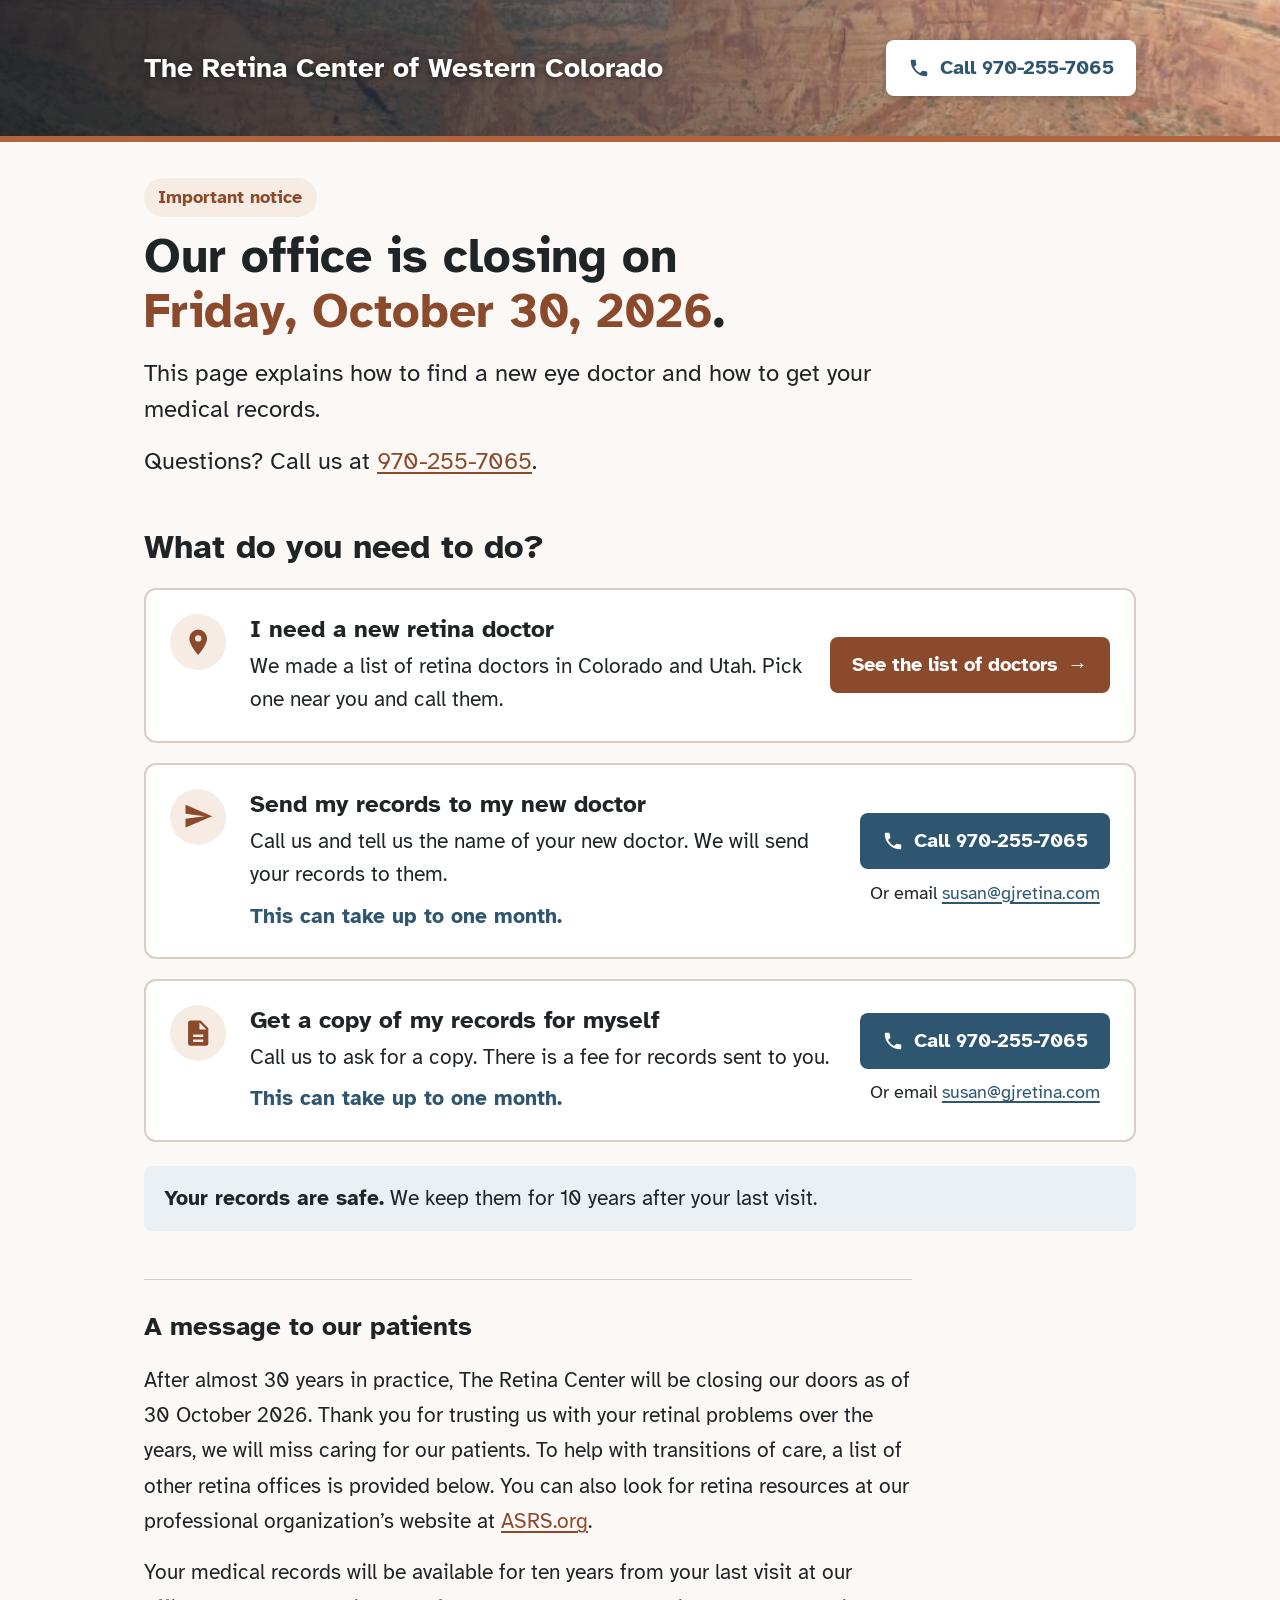
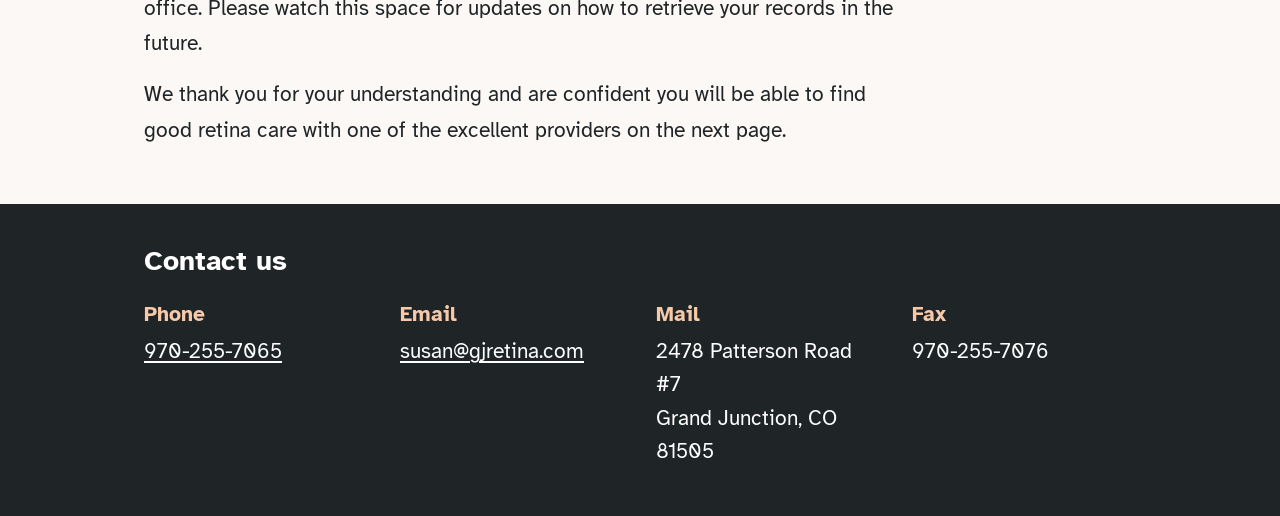
<file: index.html>
<!DOCTYPE html>
<html lang="en">
<head>
<meta charset="utf-8">
<meta name="viewport" content="width=device-width, initial-scale=1">
<title>The Retina Center of Western Colorado</title>
<meta name="description" content="The Retina Center of Western Colorado is closing on October 30, 2026. Find a new retina doctor and get your medical records.">
<link rel="icon" href="assets/favicon.png" sizes="192x192">
<link rel="preconnect" href="https://fonts.googleapis.com">
<link rel="preconnect" href="https://fonts.gstatic.com" crossorigin>
<link rel="stylesheet" href="https://fonts.googleapis.com/css2?family=Atkinson+Hyperlegible:ital,wght@0,400;0,700;1,400&display=swap">
<link rel="stylesheet" href="assets/site.css">
</head>
<body>

<a class="skip-link" href="#main">Skip to main content</a>

<header class="site-header">
  <div class="header-inner">
    <a class="site-name" href="index.html">The Retina Center of Western&nbsp;Colorado</a>
    <a class="btn btn-header" href="tel:+19702557065">Call 970-255-7065</a>
  </div>
</header>

<main id="main">

  <section class="hero" aria-labelledby="hero-heading">
    <p class="tag">Important notice</p>
    <h1 id="hero-heading">Our office is closing on <span class="date">Friday, October&nbsp;30, 2026</span>.</h1>
    <p class="lede">This page explains how to find a new eye doctor and how to get your medical records.</p>
    <p class="lede">Questions? Call us at <a class="nowrap" href="tel:+19702557065">970-255-7065</a>.</p>
  </section>

  <section aria-labelledby="tasks-heading">
    <h2 id="tasks-heading">What do you need to do?</h2>

    <div class="tiles">

      <article class="tile">
        <div class="tile-icon" aria-hidden="true">
          <svg viewBox="0 0 24 24"><path d="M12 2a7 7 0 0 0-7 7c0 5.2 7 13 7 13s7-7.8 7-13a7 7 0 0 0-7-7zm0 9.5A2.5 2.5 0 1 1 12 6.5a2.5 2.5 0 0 1 0 5z"/></svg>
        </div>
        <div class="tile-body">
          <h3>I need a new retina doctor</h3>
          <p>We made a list of retina doctors in Colorado and Utah. Pick one near you and call them.</p>
        </div>
        <div class="tile-actions">
          <a class="btn btn-primary" href="providers.html">See the list of doctors</a>
        </div>
      </article>

      <article class="tile">
        <div class="tile-icon" aria-hidden="true">
          <svg viewBox="0 0 24 24"><path d="M2 21l21-9L2 3v7l15 2-15 2z"/></svg>
        </div>
        <div class="tile-body">
          <h3>Send my records to my new doctor</h3>
          <p>Call us and tell us the name of your new doctor. We will send your records to them.</p>
          <p class="tile-note">This can take up to one month.</p>
        </div>
        <div class="tile-actions">
          <a class="btn btn-call" href="tel:+19702557065">Call 970-255-7065</a>
          <p class="alt-contact">Or email <a href="mailto:susan@gjretina.com">susan@gjretina.com</a></p>
        </div>
      </article>

      <article class="tile">
        <div class="tile-icon" aria-hidden="true">
          <svg viewBox="0 0 24 24"><path d="M14 2H6a2 2 0 0 0-2 2v16a2 2 0 0 0 2 2h12a2 2 0 0 0 2-2V8zm-1 7V3.5L18.5 9zM8 13h8v2H8zm0 4h8v2H8z"/></svg>
        </div>
        <div class="tile-body">
          <h3>Get a copy of my records for myself</h3>
          <p>Call us to ask for a copy. There is a fee for records sent to you.</p>
          <p class="tile-note">This can take up to one month.</p>
        </div>
        <div class="tile-actions">
          <a class="btn btn-call" href="tel:+19702557065">Call 970-255-7065</a>
          <p class="alt-contact">Or email <a href="mailto:susan@gjretina.com">susan@gjretina.com</a></p>
        </div>
      </article>

    </div>

    <p class="records-fact"><strong>Your records are safe.</strong> We keep them for 10 years after your last visit.</p>
  </section>

  <section class="letter" aria-labelledby="letter-heading">
    <h2 id="letter-heading">A message to our patients</h2>
    <p>After almost 30 years in practice, The Retina Center will be closing our doors as of 30 October 2026. Thank you for trusting us with your retinal problems over the years, we will miss caring for our patients. To help with transitions of care, a list of other retina offices is provided below. You can also look for retina resources at our professional organization&rsquo;s website at <a href="https://www.asrs.org">ASRS.org</a>.</p>
    <p>Your medical records will be available for ten years from your last visit at our office. Please watch this space for updates on how to retrieve your records in the future.</p>
    <p>We thank you for your understanding and are confident you will be able to find good retina care with one of the excellent providers on the next page.</p>
  </section>

</main>

<footer class="site-footer" id="contact">
  <div class="footer-inner">
    <h2>Contact us</h2>
    <dl class="contact">
      <div>
        <dt>Phone</dt>
        <dd><a href="tel:+19702557065">970-255-7065</a></dd>
      </div>
      <div>
        <dt>Email</dt>
        <dd><a href="mailto:susan@gjretina.com">susan@gjretina.com</a></dd>
      </div>
      <div>
        <dt>Mail</dt>
        <dd>2478 Patterson Road #7<br>Grand Junction, CO 81505</dd>
      </div>
      <div>
        <dt>Fax</dt>
        <dd>970-255-7076</dd>
      </div>
    </dl>
  </div>
</footer>

</body>
</html>
</file>
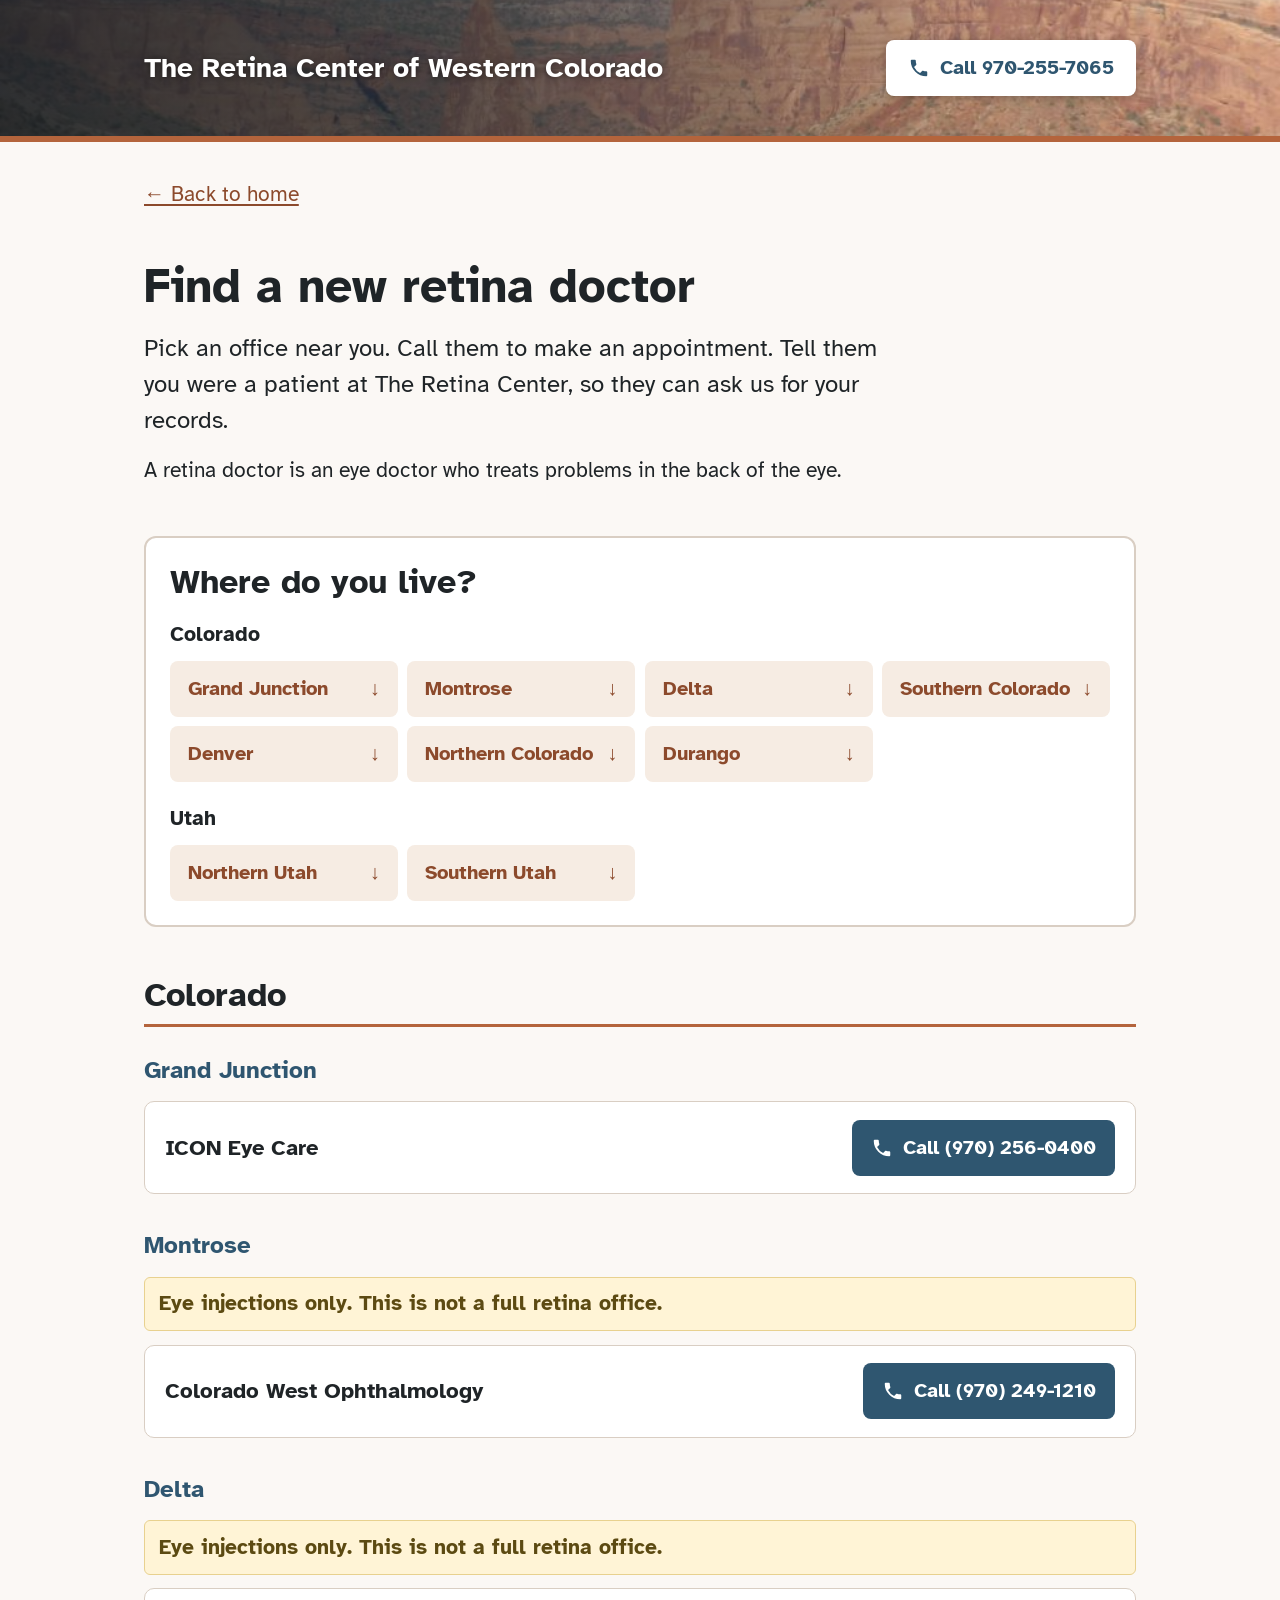
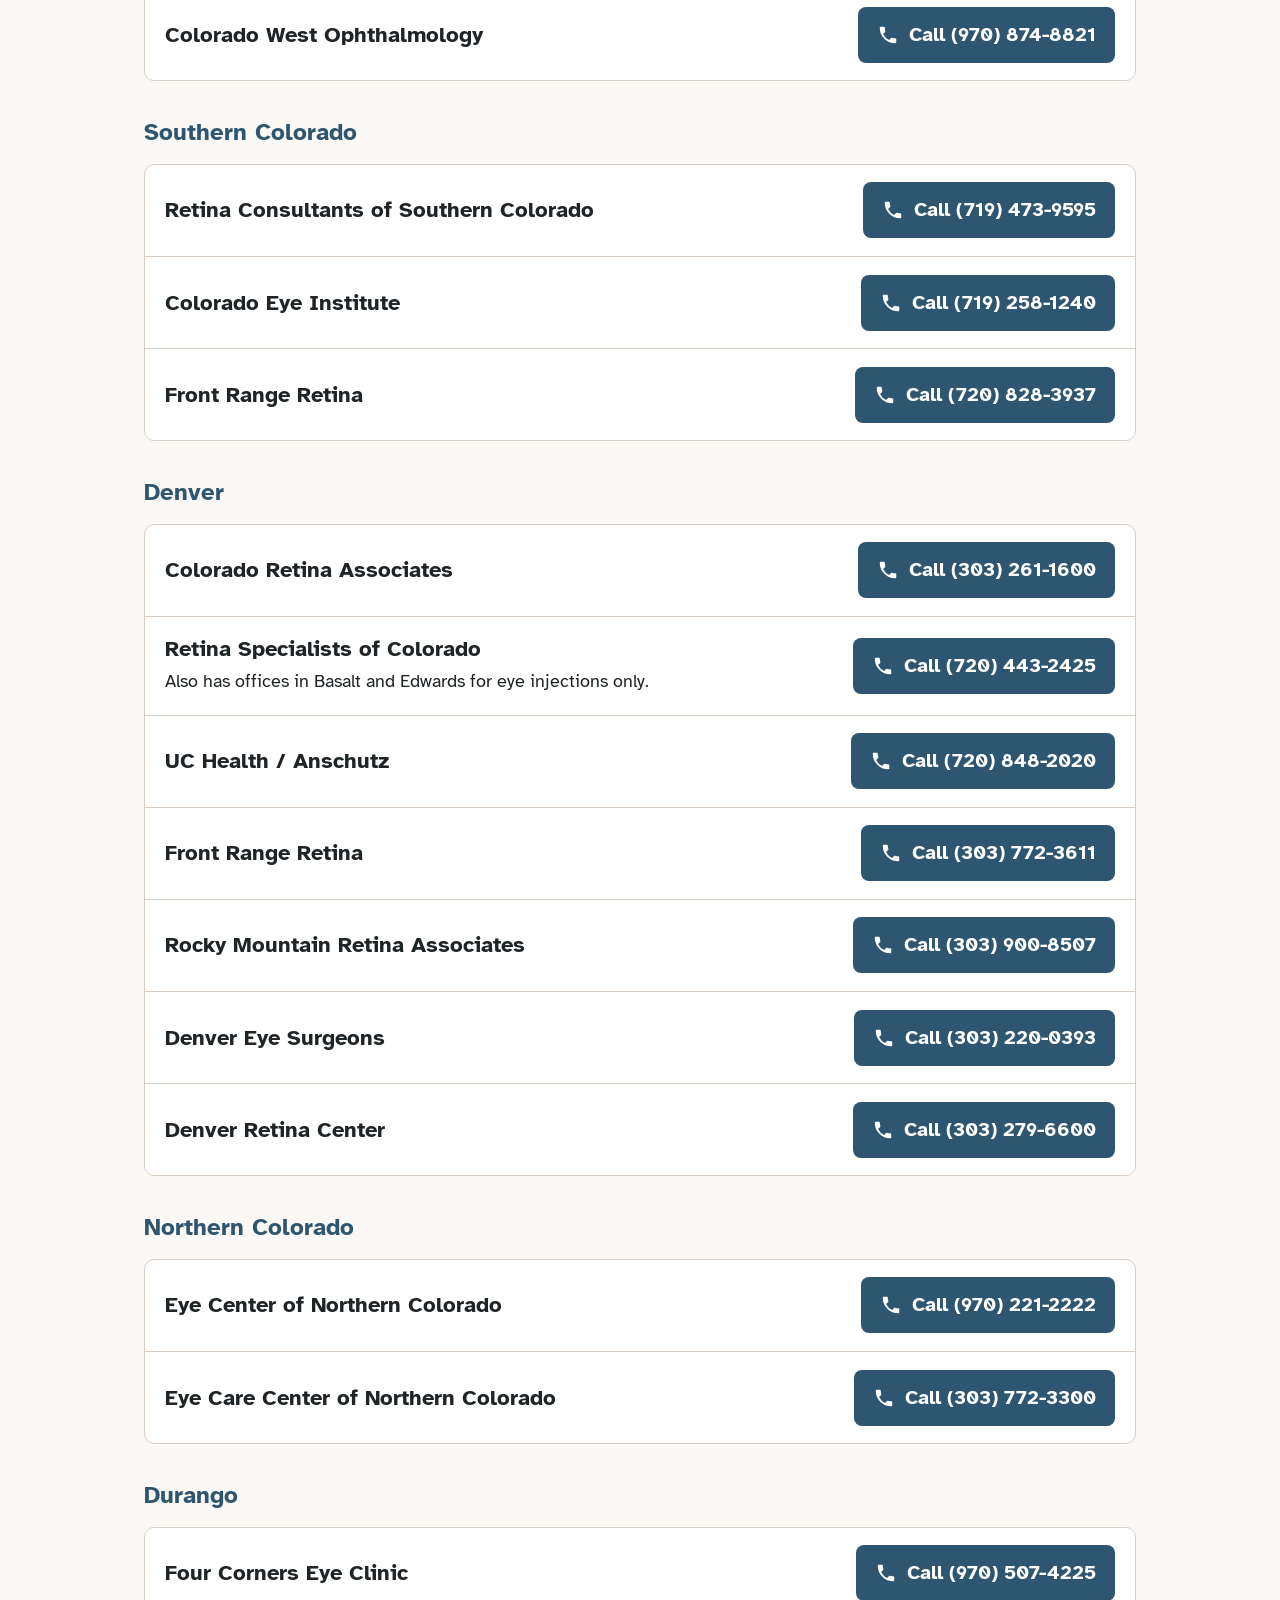
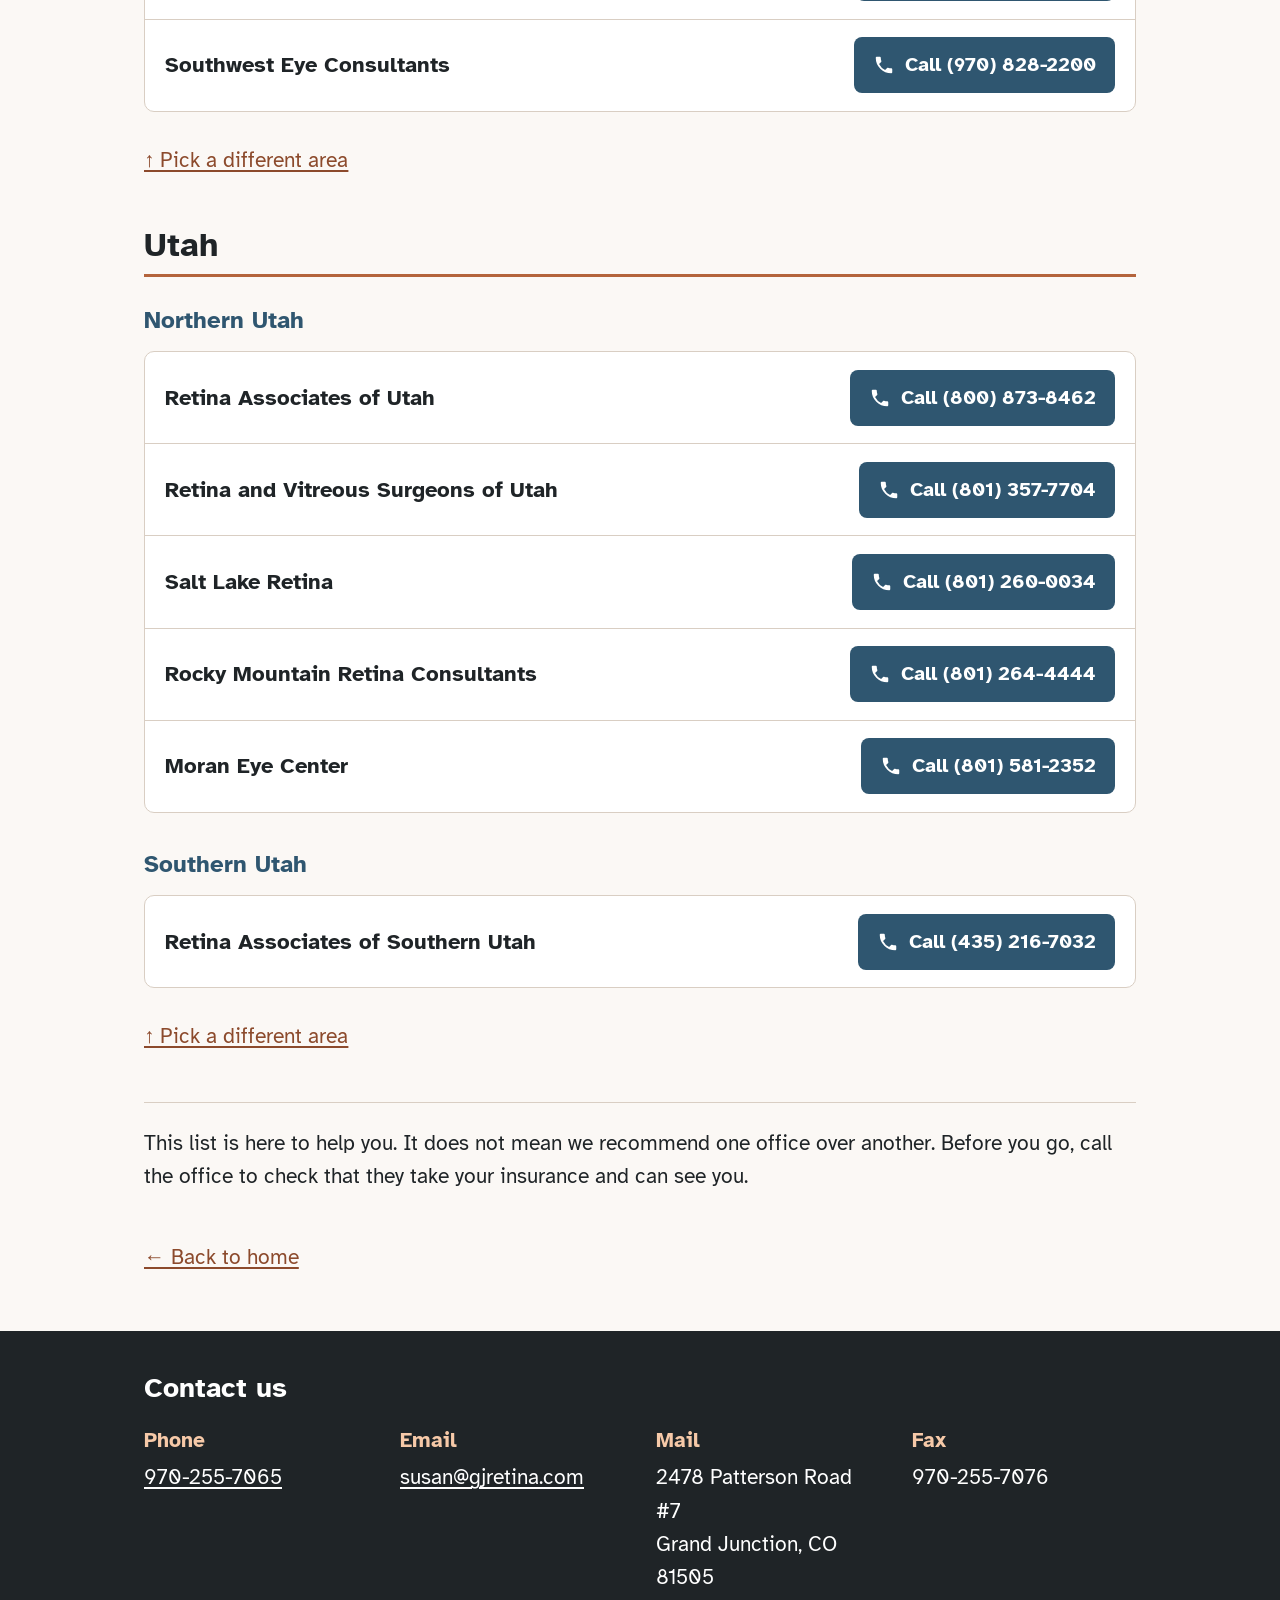
<file: providers.html>
<!DOCTYPE html>
<html lang="en">
<head>
<meta charset="utf-8">
<meta name="viewport" content="width=device-width, initial-scale=1">
<title>Find a New Retina Doctor &middot; The Retina Center of Western Colorado</title>
<meta name="description" content="A list of retina doctors in Colorado and Utah for patients of The Retina Center of Western Colorado.">
<link rel="icon" href="assets/favicon.png" sizes="192x192">
<link rel="preconnect" href="https://fonts.googleapis.com">
<link rel="preconnect" href="https://fonts.gstatic.com" crossorigin>
<link rel="stylesheet" href="https://fonts.googleapis.com/css2?family=Atkinson+Hyperlegible:ital,wght@0,400;0,700;1,400&display=swap">
<link rel="stylesheet" href="assets/site.css">
</head>
<body>

<a class="skip-link" href="#main">Skip to main content</a>

<header class="site-header">
  <div class="header-inner">
    <a class="site-name" href="index.html">The Retina Center of Western&nbsp;Colorado</a>
    <a class="btn btn-header" href="tel:+19702557065">Call 970-255-7065</a>
  </div>
</header>

<main id="main">

  <p class="back-link"><a href="index.html">&larr; Back to home</a></p>

  <section class="hero" aria-labelledby="hero-heading">
    <h1 id="hero-heading">Find a new retina doctor</h1>
    <p class="lede">Pick an office near you. Call them to make an appointment. Tell them you were a patient at The Retina Center, so they can ask us for your records.</p>
    <p class="hint">A retina doctor is an eye doctor who treats problems in the back of the eye.</p>
  </section>

  <nav class="area-picker" aria-labelledby="area-heading">
    <h2 id="area-heading">Where do you live?</h2>
    <p class="area-state">Colorado</p>
    <ul class="area-list">
      <li><a href="#grand-junction">Grand Junction</a></li>
      <li><a href="#montrose">Montrose</a></li>
      <li><a href="#delta">Delta</a></li>
      <li><a href="#southern-colorado">Southern Colorado</a></li>
      <li><a href="#denver">Denver</a></li>
      <li><a href="#northern-colorado">Northern Colorado</a></li>
      <li><a href="#durango">Durango</a></li>
    </ul>
    <p class="area-state">Utah</p>
    <ul class="area-list">
      <li><a href="#northern-utah">Northern Utah</a></li>
      <li><a href="#southern-utah">Southern Utah</a></li>
    </ul>
  </nav>

  <section class="provider-region" id="colorado" aria-labelledby="colorado-heading">
    <h2 id="colorado-heading">Colorado</h2>
    <div class="city-group" id="grand-junction">
      <h3>Grand Junction</h3>
      <ul class="practice-list">
        <li>
          <div class="practice">
            <span class="name">ICON Eye Care</span>
          </div>
          <a class="phone" href="tel:+19702560400">Call (970) 256-0400</a>
        </li>
      </ul>
    </div>
    <div class="city-group" id="montrose">
      <h3>Montrose</h3>
      <p class="group-note">Eye injections only. This is not a full retina office.</p>
      <ul class="practice-list">
        <li>
          <div class="practice">
            <span class="name">Colorado West Ophthalmology</span>
          </div>
          <a class="phone" href="tel:+19702491210">Call (970) 249-1210</a>
        </li>
      </ul>
    </div>
    <div class="city-group" id="delta">
      <h3>Delta</h3>
      <p class="group-note">Eye injections only. This is not a full retina office.</p>
      <ul class="practice-list">
        <li>
          <div class="practice">
            <span class="name">Colorado West Ophthalmology</span>
          </div>
          <a class="phone" href="tel:+19708748821">Call (970) 874-8821</a>
        </li>
      </ul>
    </div>
    <div class="city-group" id="southern-colorado">
      <h3>Southern Colorado</h3>
      <ul class="practice-list">
        <li>
          <div class="practice">
            <span class="name">Retina Consultants of Southern Colorado</span>
          </div>
          <a class="phone" href="tel:+17194739595">Call (719) 473-9595</a>
        </li>
        <li>
          <div class="practice">
            <span class="name">Colorado Eye Institute</span>
          </div>
          <a class="phone" href="tel:+17192581240">Call (719) 258-1240</a>
        </li>
        <li>
          <div class="practice">
            <span class="name">Front Range Retina</span>
          </div>
          <a class="phone" href="tel:+17208283937">Call (720) 828-3937</a>
        </li>
      </ul>
    </div>
    <div class="city-group" id="denver">
      <h3>Denver</h3>
      <ul class="practice-list">
        <li>
          <div class="practice">
            <span class="name">Colorado Retina Associates</span>
          </div>
          <a class="phone" href="tel:+13032611600">Call (303) 261-1600</a>
        </li>
        <li>
          <div class="practice">
            <span class="name">Retina Specialists of Colorado</span>
            <span class="entry-note">Also has offices in Basalt and Edwards for eye injections only.</span>
          </div>
          <a class="phone" href="tel:+17204432425">Call (720) 443-2425</a>
        </li>
        <li>
          <div class="practice">
            <span class="name">UC Health / Anschutz</span>
          </div>
          <a class="phone" href="tel:+17208482020">Call (720) 848-2020</a>
        </li>
        <li>
          <div class="practice">
            <span class="name">Front Range Retina</span>
          </div>
          <a class="phone" href="tel:+13037723611">Call (303) 772-3611</a>
        </li>
        <li>
          <div class="practice">
            <span class="name">Rocky Mountain Retina Associates</span>
          </div>
          <a class="phone" href="tel:+13039008507">Call (303) 900-8507</a>
        </li>
        <li>
          <div class="practice">
            <span class="name">Denver Eye Surgeons</span>
          </div>
          <a class="phone" href="tel:+13032200393">Call (303) 220-0393</a>
        </li>
        <li>
          <div class="practice">
            <span class="name">Denver Retina Center</span>
          </div>
          <a class="phone" href="tel:+13032796600">Call (303) 279-6600</a>
        </li>
      </ul>
    </div>
    <div class="city-group" id="northern-colorado">
      <h3>Northern Colorado</h3>
      <ul class="practice-list">
        <li>
          <div class="practice">
            <span class="name">Eye Center of Northern Colorado</span>
          </div>
          <a class="phone" href="tel:+19702212222">Call (970) 221-2222</a>
        </li>
        <li>
          <div class="practice">
            <span class="name">Eye Care Center of Northern Colorado</span>
          </div>
          <a class="phone" href="tel:+13037723300">Call (303) 772-3300</a>
        </li>
      </ul>
    </div>
    <div class="city-group" id="durango">
      <h3>Durango</h3>
      <ul class="practice-list">
        <li>
          <div class="practice">
            <span class="name">Four Corners Eye Clinic</span>
          </div>
          <a class="phone" href="tel:+19705074225">Call (970) 507-4225</a>
        </li>
        <li>
          <div class="practice">
            <span class="name">Southwest Eye Consultants</span>
          </div>
          <a class="phone" href="tel:+19708282200">Call (970) 828-2200</a>
        </li>
      </ul>
    </div>
    <p class="to-top"><a href="#area-heading">&uarr; Pick a different area</a></p>
  </section>

  <section class="provider-region" id="utah" aria-labelledby="utah-heading">
    <h2 id="utah-heading">Utah</h2>
    <div class="city-group" id="northern-utah">
      <h3>Northern Utah</h3>
      <ul class="practice-list">
        <li>
          <div class="practice">
            <span class="name">Retina Associates of Utah</span>
          </div>
          <a class="phone" href="tel:+18008738462">Call (800) 873-8462</a>
        </li>
        <li>
          <div class="practice">
            <span class="name">Retina and Vitreous Surgeons of Utah</span>
          </div>
          <a class="phone" href="tel:+18013577704">Call (801) 357-7704</a>
        </li>
        <li>
          <div class="practice">
            <span class="name">Salt Lake Retina</span>
          </div>
          <a class="phone" href="tel:+18012600034">Call (801) 260-0034</a>
        </li>
        <li>
          <div class="practice">
            <span class="name">Rocky Mountain Retina Consultants</span>
          </div>
          <a class="phone" href="tel:+18012644444">Call (801) 264-4444</a>
        </li>
        <li>
          <div class="practice">
            <span class="name">Moran Eye Center</span>
          </div>
          <a class="phone" href="tel:+18015812352">Call (801) 581-2352</a>
        </li>
      </ul>
    </div>
    <div class="city-group" id="southern-utah">
      <h3>Southern Utah</h3>
      <ul class="practice-list">
        <li>
          <div class="practice">
            <span class="name">Retina Associates of Southern Utah</span>
          </div>
          <a class="phone" href="tel:+14352167032">Call (435) 216-7032</a>
        </li>
      </ul>
    </div>
    <p class="to-top"><a href="#area-heading">&uarr; Pick a different area</a></p>
  </section>

  <p class="disclaimer">This list is here to help you. It does not mean we recommend one office over another. Before you go, call the office to check that they take your insurance and can see you.</p>

  <p class="back-link"><a href="index.html">&larr; Back to home</a></p>

</main>

<footer class="site-footer" id="contact">
  <div class="footer-inner">
    <h2>Contact us</h2>
    <dl class="contact">
      <div>
        <dt>Phone</dt>
        <dd><a href="tel:+19702557065">970-255-7065</a></dd>
      </div>
      <div>
        <dt>Email</dt>
        <dd><a href="mailto:susan@gjretina.com">susan@gjretina.com</a></dd>
      </div>
      <div>
        <dt>Mail</dt>
        <dd>2478 Patterson Road #7<br>Grand Junction, CO 81505</dd>
      </div>
      <div>
        <dt>Fax</dt>
        <dd>970-255-7076</dd>
      </div>
    </dl>
  </div>
</footer>

</body>
</html>
</file>
<file: assets/site.css>
/*
 * Most readers of this site are over 70, and many have retinal disease, so
 * legibility comes first: a low-vision typeface, large text that does not
 * shrink on phones, AA+ contrast, no small all-caps labels, single-column
 * reading order, and large tap targets for every phone number.
 */

:root {
  --sandstone: #b4643c;
  --sandstone-dark: #8c4a2c;
  --sandstone-tint: #f6ece3;
  --sky: #2f5670;
  --sky-tint: #eaf0f4;
  --ink: #1f2427;
  --paper: #fbf8f5;
  --card: #ffffff;
  --line: #d9cec3;
  --focus: #1a5fb4;
  --sans: "Atkinson Hyperlegible", -apple-system, BlinkMacSystemFont, "Segoe UI", Helvetica, Arial, sans-serif;
  --icon-phone: url("data:image/svg+xml,%3Csvg xmlns='http://www.w3.org/2000/svg' viewBox='0 0 24 24'%3E%3Cpath d='M6.6 10.8a15.1 15.1 0 0 0 6.6 6.6l2.2-2.2c.3-.3.7-.4 1-.2 1.1.4 2.3.6 3.6.6.6 0 1 .4 1 1V20c0 .6-.4 1-1 1A17 17 0 0 1 3 4c0-.6.4-1 1-1h3.5c.6 0 1 .4 1 1 0 1.3.2 2.5.6 3.6.1.3 0 .7-.2 1L6.6 10.8z'/%3E%3C/svg%3E");
}

* { box-sizing: border-box; }

html { -webkit-text-size-adjust: 100%; scroll-behavior: smooth; }

@media (prefers-reduced-motion: reduce) {
  html { scroll-behavior: auto; }
}

body {
  margin: 0;
  background: var(--paper);
  color: var(--ink);
  font-family: var(--sans);
  font-size: 1.3rem;
  line-height: 1.6;
}

h1, h2, h3 { text-wrap: balance; }

a {
  color: var(--sandstone-dark);
  text-decoration-thickness: 2px;
  text-underline-offset: 3px;
}

a:hover { color: var(--ink); }

:focus-visible {
  outline: 4px solid var(--focus);
  outline-offset: 3px;
  border-radius: 2px;
}

.nowrap { white-space: nowrap; }

.skip-link {
  position: absolute;
  left: 1rem;
  top: -5rem;
  z-index: 10;
  padding: 0.75rem 1.25rem;
  background: var(--ink);
  color: #fff;
  font-weight: 700;
  border-radius: 0 0 6px 6px;
}

.skip-link:focus { top: 0; color: #fff; }

/* ---------- Buttons ---------- */

.btn {
  display: inline-flex;
  align-items: center;
  justify-content: center;
  gap: 0.6rem;
  min-height: 3.5rem;
  padding: 0.6rem 1.4rem;
  font-size: 1.25rem;
  font-weight: 700;
  line-height: 1.2;
  text-align: center;
  text-decoration: none;
  border-radius: 8px;
}

.btn-primary { background: var(--sandstone-dark); color: #fff; }
.btn-primary::after { content: "\2192"; }
.btn-primary:hover { background: var(--ink); color: #fff; }

.btn-call { background: var(--sky); color: #fff; }
.btn-call:hover { background: var(--ink); color: #fff; }

.btn-header {
  background: #fff;
  color: var(--sky);
  white-space: nowrap;
  box-shadow: 0 2px 8px rgba(0, 0, 0, 0.25);
}

.btn-header:hover { background: var(--sky-tint); color: var(--ink); }

.btn-call::before,
.btn-header::before,
.phone::before {
  content: "";
  flex: none;
  width: 1.1em;
  height: 1.1em;
  background: currentColor;
  -webkit-mask: var(--icon-phone) center / contain no-repeat;
  mask: var(--icon-phone) center / contain no-repeat;
}

/* ---------- Header: a slim band of the Colorado National Monument ---------- */

.site-header {
  background:
    linear-gradient(90deg, rgba(20, 26, 32, 0.85) 0%, rgba(20, 26, 32, 0.6) 40%, rgba(20, 26, 32, 0.1) 75%, rgba(20, 26, 32, 0) 100%),
    #5a3a28 url("banner.jpg") center 52% / cover;
  border-bottom: 6px solid var(--sandstone);
}

.header-inner {
  max-width: 1040px;
  margin: 0 auto;
  padding: 2.5rem 1.5rem;
  display: flex;
  flex-wrap: wrap;
  align-items: center;
  justify-content: space-between;
  gap: 1rem 1.5rem;
}

.site-name {
  color: #fff;
  font-size: clamp(1.4rem, 3.2vw, 1.75rem);
  font-weight: 700;
  line-height: 1.2;
  text-decoration: none;
  text-shadow: 0 1px 6px rgba(0, 0, 0, 0.5);
}

.site-name:hover { color: #fff; text-decoration: underline; }

/* ---------- Layout ---------- */

main {
  max-width: 1040px;
  margin: 0 auto;
  padding: 2.25rem 1.5rem 3.5rem;
  display: grid;
  gap: 3rem;
}

main > * { min-width: 0; }

h2 {
  margin: 0 0 1.25rem;
  font-size: clamp(1.75rem, 3.6vw, 2.1rem);
  line-height: 1.2;
}

/* ---------- Hero ---------- */

.hero { max-width: 48rem; }

.tag {
  display: inline-block;
  margin: 0 0 0.75rem;
  padding: 0.3rem 0.9rem;
  background: var(--sandstone-tint);
  color: var(--sandstone-dark);
  font-size: 1.15rem;
  font-weight: 700;
  border-radius: 999px;
}

.hero h1 {
  margin: 0;
  font-size: clamp(2.1rem, 5.5vw, 3rem);
  line-height: 1.15;
}

.date { color: var(--sandstone-dark); }

.lede {
  margin: 1rem 0 0;
  font-size: clamp(1.35rem, 2.8vw, 1.5rem);
  line-height: 1.5;
}

.hint { margin: 1rem 0 0; }

.back-link { margin: 0; }

/* ---------- Task tiles: one per row, read top to bottom ---------- */

.tiles {
  display: grid;
  gap: 1.25rem;
}

.tile {
  display: grid;
  grid-template-columns: auto minmax(0, 1fr) minmax(15rem, auto);
  align-items: center;
  gap: 1rem 1.5rem;
  background: var(--card);
  border: 2px solid var(--line);
  border-radius: 12px;
  padding: 1.5rem;
}

.tile-icon {
  width: 3.5rem;
  height: 3.5rem;
  display: grid;
  place-items: center;
  align-self: start;
  background: var(--sandstone-tint);
  border-radius: 50%;
}

.tile-icon svg {
  width: 1.9rem;
  height: 1.9rem;
  fill: var(--sandstone-dark);
}

.tile h3 {
  margin: 0 0 0.4rem;
  font-size: 1.5rem;
  line-height: 1.25;
}

.tile p { margin: 0; }

.tile p + p { margin-top: 0.5rem; }

.tile-note {
  font-weight: 700;
  color: var(--sky);
}

.tile-actions {
  display: grid;
  gap: 0.6rem;
  justify-items: stretch;
}

.alt-contact {
  font-size: 1.15rem;
  text-align: center;
  overflow-wrap: anywhere;
}

.alt-contact a { color: var(--sky); }

.records-fact {
  margin: 1.5rem 0 0;
  padding: 1rem 1.25rem;
  background: var(--sky-tint);
  border-radius: 8px;
}

/* ---------- Letter ---------- */

.letter {
  max-width: 48rem;
  padding-top: 2rem;
  border-top: 1px solid var(--line);
}

.letter h2 { font-size: 1.6rem; }

.letter p { margin: 0 0 1rem; line-height: 1.7; }

.letter p:last-child { margin-bottom: 0; }

/* ---------- Providers page ---------- */

.area-picker {
  background: var(--card);
  border: 2px solid var(--line);
  border-radius: 12px;
  padding: 1.5rem;
  scroll-margin-top: 1rem;
}

.area-picker h2 { margin-bottom: 1rem; }

.area-state {
  margin: 1.25rem 0 0.6rem;
  font-weight: 700;
}

.area-picker h2 + .area-state { margin-top: 0; }

.area-list {
  list-style: none;
  margin: 0;
  padding: 0;
  display: grid;
  grid-template-columns: repeat(auto-fill, minmax(14rem, 1fr));
  gap: 0.6rem;
}

.area-list a {
  display: flex;
  align-items: center;
  justify-content: space-between;
  gap: 0.5rem;
  min-height: 3.5rem;
  padding: 0.6rem 1rem;
  background: var(--sandstone-tint);
  color: var(--sandstone-dark);
  font-size: 1.25rem;
  font-weight: 700;
  text-decoration: none;
  border: 2px solid transparent;
  border-radius: 8px;
}

.area-list a::after { content: "\2193"; }

.area-list a:hover { background: var(--sandstone-dark); color: #fff; }

.provider-region h2 {
  padding-bottom: 0.5rem;
  border-bottom: 3px solid var(--sandstone);
  margin-bottom: 1.5rem;
}

.city-group {
  margin: 0 0 2rem;
  scroll-margin-top: 1rem;
}

.city-group h3 {
  margin: 0 0 0.75rem;
  font-size: 1.5rem;
  color: var(--sky);
}

.group-note {
  margin: 0 0 0.85rem;
  padding: 0.6rem 0.9rem;
  background: #fff4d6;
  border: 1px solid #e8d18f;
  border-radius: 6px;
  color: #5c4a12;
  font-weight: 700;
}

.practice-list {
  list-style: none;
  margin: 0;
  padding: 0;
  background: var(--card);
  border: 1px solid var(--line);
  border-radius: 10px;
}

.practice-list li {
  display: flex;
  flex-wrap: wrap;
  align-items: center;
  justify-content: space-between;
  gap: 0.75rem 1.5rem;
  padding: 1.1rem 1.25rem;
}

.practice-list li + li { border-top: 1px solid var(--line); }

.practice { flex: 1 1 16rem; min-width: 0; }

.practice .name {
  display: block;
  font-size: 1.35rem;
  font-weight: 700;
  line-height: 1.3;
}

.entry-note {
  display: block;
  margin-top: 0.3rem;
  font-size: 1.15rem;
}

.phone {
  display: inline-flex;
  align-items: center;
  justify-content: center;
  gap: 0.6rem;
  min-height: 3.5rem;
  padding: 0.5rem 1.2rem;
  background: var(--sky);
  color: #fff;
  font-size: 1.25rem;
  font-weight: 700;
  text-decoration: none;
  white-space: nowrap;
  border-radius: 8px;
}

.phone:hover { background: var(--ink); color: #fff; }

.to-top { margin: 0; }

.disclaimer {
  margin: 0;
  padding-top: 1.5rem;
  border-top: 1px solid var(--line);
}

/* ---------- Footer ---------- */

.site-footer {
  background: var(--ink);
  color: #fff;
}

.footer-inner {
  max-width: 1040px;
  margin: 0 auto;
  padding: 2.5rem 1.5rem 3rem;
}

.site-footer h2 { color: #fff; font-size: 1.75rem; }

.contact {
  display: grid;
  grid-template-columns: repeat(auto-fit, minmax(14rem, 1fr));
  gap: 1.25rem 2rem;
  margin: 0;
}

.contact dt {
  font-weight: 700;
  color: #f6c9a8;
}

.contact dd {
  margin: 0.25rem 0 0;
  overflow-wrap: anywhere;
}

.site-footer a { color: #fff; }

.site-footer a:hover { color: #f6c9a8; }

/* ---------- Medium and small screens ---------- */

@media (max-width: 800px) {
  .tile {
    grid-template-columns: auto minmax(0, 1fr);
  }
  .tile-actions { grid-column: 1 / -1; }
}

@media (max-width: 600px) {
  .site-header {
    background:
      linear-gradient(90deg, rgba(20, 26, 32, 0.85) 0%, rgba(20, 26, 32, 0.5) 100%),
      #5a3a28 url("banner.jpg") 70% 52% / cover;
  }
  .header-inner { padding: 1.1rem 1rem; }
  .btn-header { width: 100%; }
  main { padding: 1.75rem 1rem 2.5rem; gap: 2.5rem; }
  .tile, .area-picker { padding: 1.25rem; }
  .tile { grid-template-columns: minmax(0, 1fr); }
  .tile-icon { width: 3rem; height: 3rem; }
  .practice-list li { padding: 1rem; }
  .phone { width: 100%; }
  .footer-inner { padding: 2rem 1rem 2.5rem; }
}

/* ---------- Print: a clean paper copy ---------- */

@media print {
  body { background: #fff; font-size: 12pt; }
  .skip-link, .btn-header, .area-picker, .to-top, .back-link, .btn-primary, .tile-icon { display: none; }
  .site-header { background: none; border: 0; }
  .header-inner { padding: 0; }
  .site-name { color: #000; text-shadow: none; }
  .tile, .practice-list { border-color: #999; }
  .tile { display: block; }
  .city-group, .tile { break-inside: avoid; }
  .btn, .phone { min-height: 0; padding: 0; background: none; color: #000; }
  .btn::before, .phone::before { display: none; }
  .site-footer { background: none; color: #000; }
  .site-footer h2, .contact dt { color: #000; }
  a, .site-footer a { color: #000; text-decoration: none; }
}
</file>
